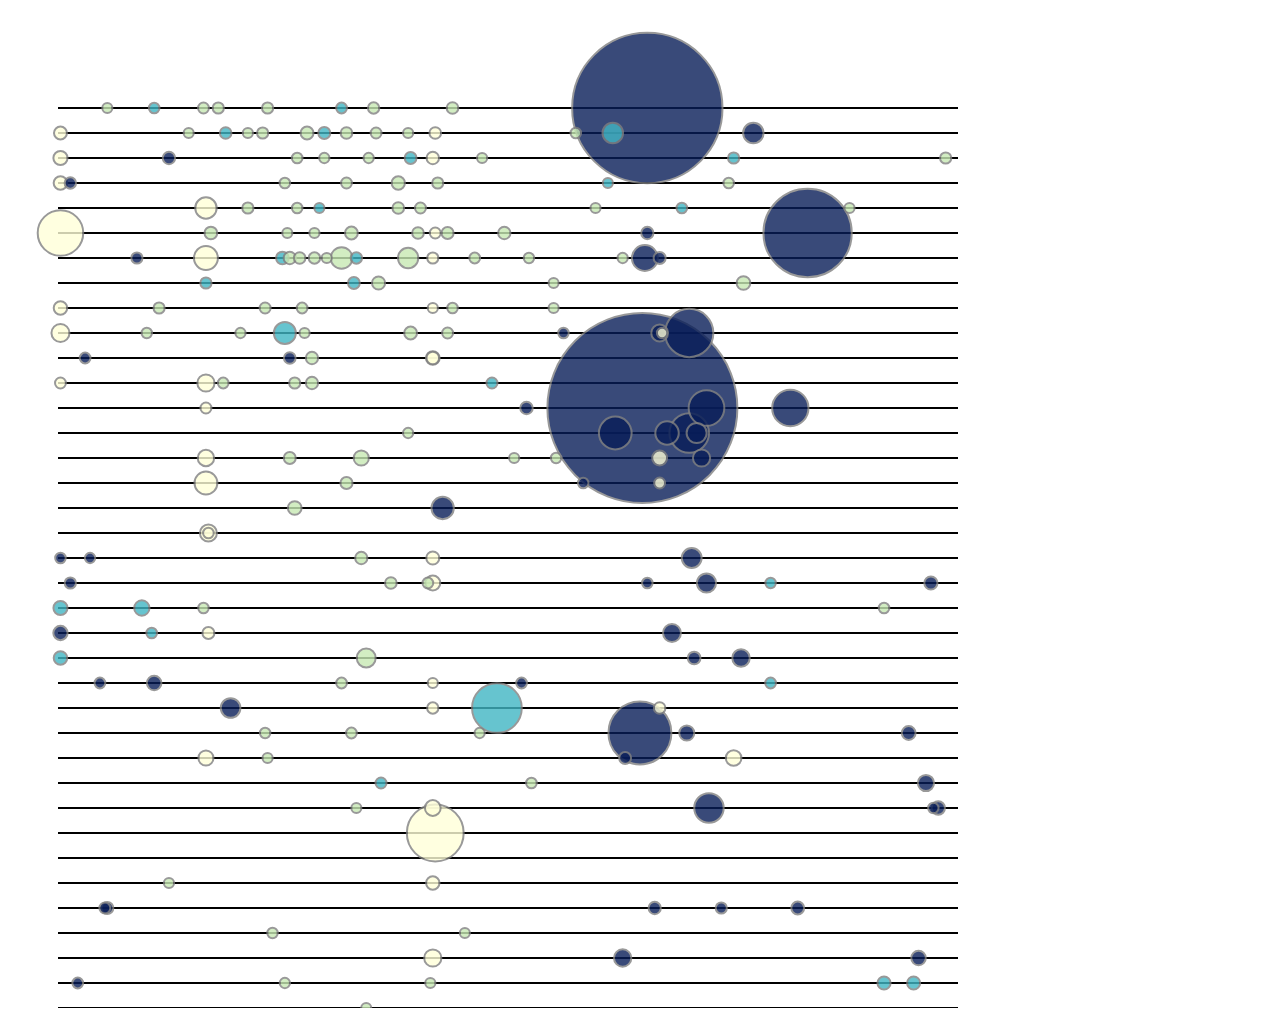
<file: Activity3/index.html>
<!DOCTYPE HTML>
<html lang="en">
<head>
    <meta charset="UTF-8">
    <title>Disasters</title>
    
    <!-- The following line references an external css file -->
    <!-- It defines style rules for your page, and elements in your page -->
    <!-- we aren't using one right now.... -->
    <!-- <link href="css/styles.css" rel="stylesheet"> --> 
</head>
<body>
<!--    <h1>Visualization of Natural Disasters, 2017 and 2016</h1>
    <p>Jillian Aurisano</p> -->

    <!-- <button onclick="myFunction()">Click me!!</button> -->
    <svg id="vis" width="1000" height="1000"> </svg>
    
    <!-- Load external JS files -->
    <script src="d3.v6.min.js"></script>

    <!-- This is where you will do most of the 'work' for your applications -->
    <script src="script.js"></script>
</body>
</html>
</file>
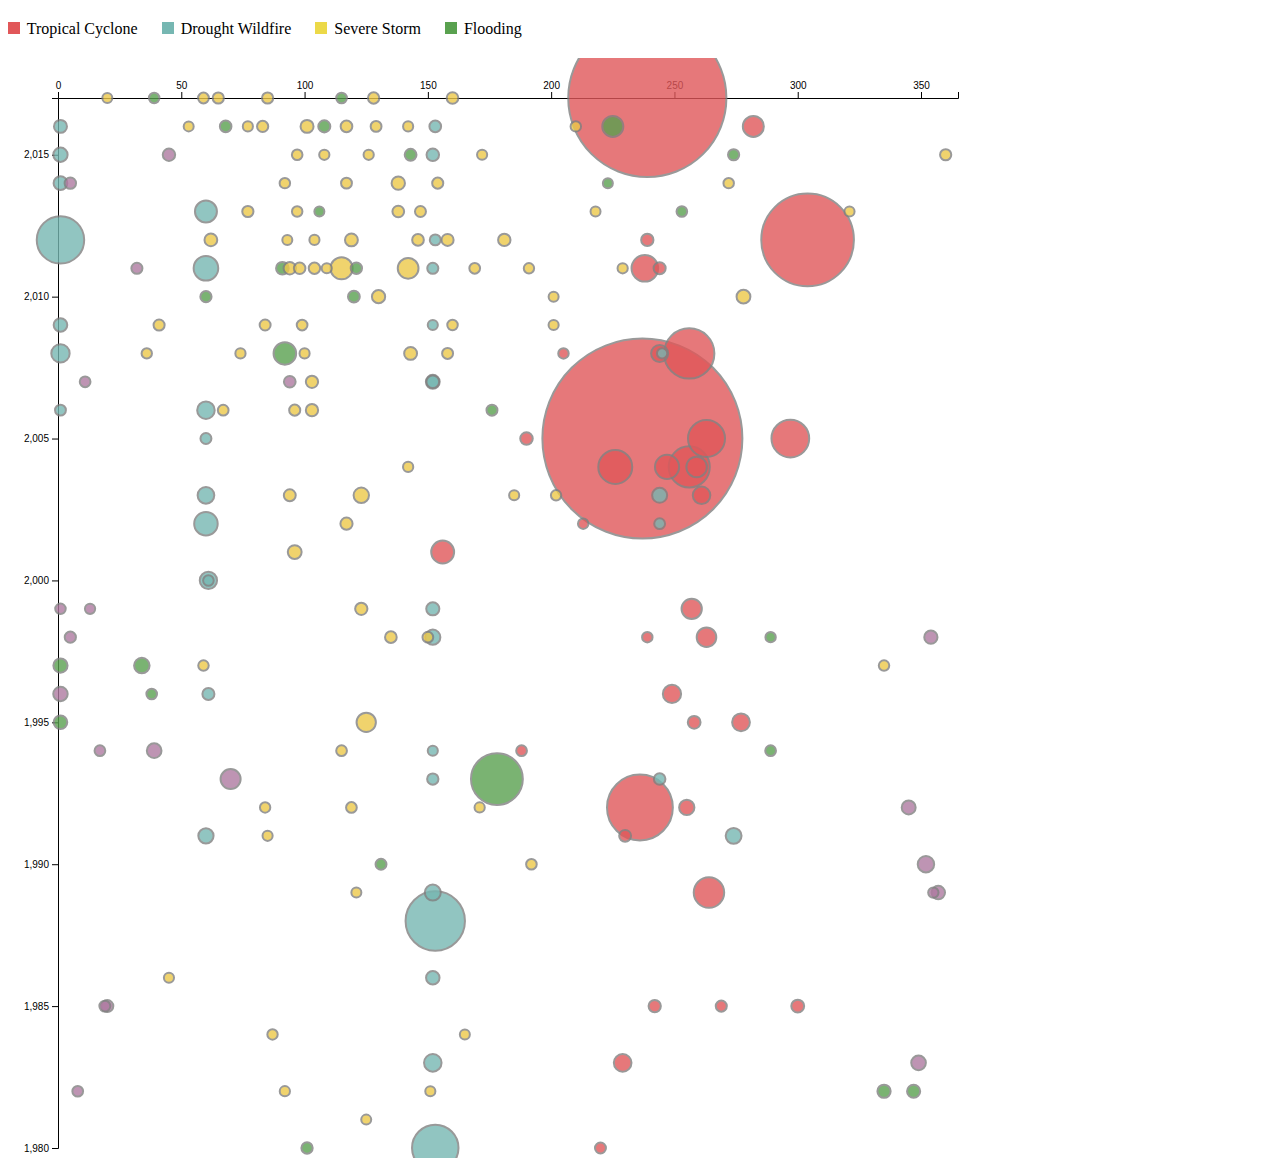
<file: Activity8/index.html>
<!DOCTYPE html>
<html>
<head>
    <title>D3 Project Starter Template</title>
    <meta charset="UTF-8">
    <link rel="icon" href="data:;base64,iVBORwOKGO=" />
    <link rel="stylesheet" href="css/style.css">
</head>
<body>    
    <!-- Add HTML content, SVG drawing area, ... -->

    <ul class="legend">
        <li class="legend-btn" category="tropical-cyclone"><span class="legend-symbol"></span> Tropical Cyclone</li>
        <li class="legend-btn" category="drought-wildfire"><span class="legend-symbol"></span> Drought Wildfire</li>
        <li class="legend-btn" category="severe-storm"><span class="legend-symbol"></span> Severe Storm</li>
        <li class="legend-btn" category="flooding"><span class="legend-symbol"></span> Flooding</li>
    </ul>

    <svg id="timeline"></svg>

    <div id="tooltip"></div>


 
    <!-- D3 bundle -->
    <script src="js/d3.v6.min.js"></script>

    <!-- Our JS code - INCLUDING the new files-->
    <script src="js/main.js"></script>
    <script src="js/timelineCircles.js"></script> 


</body>
</html>
</file>
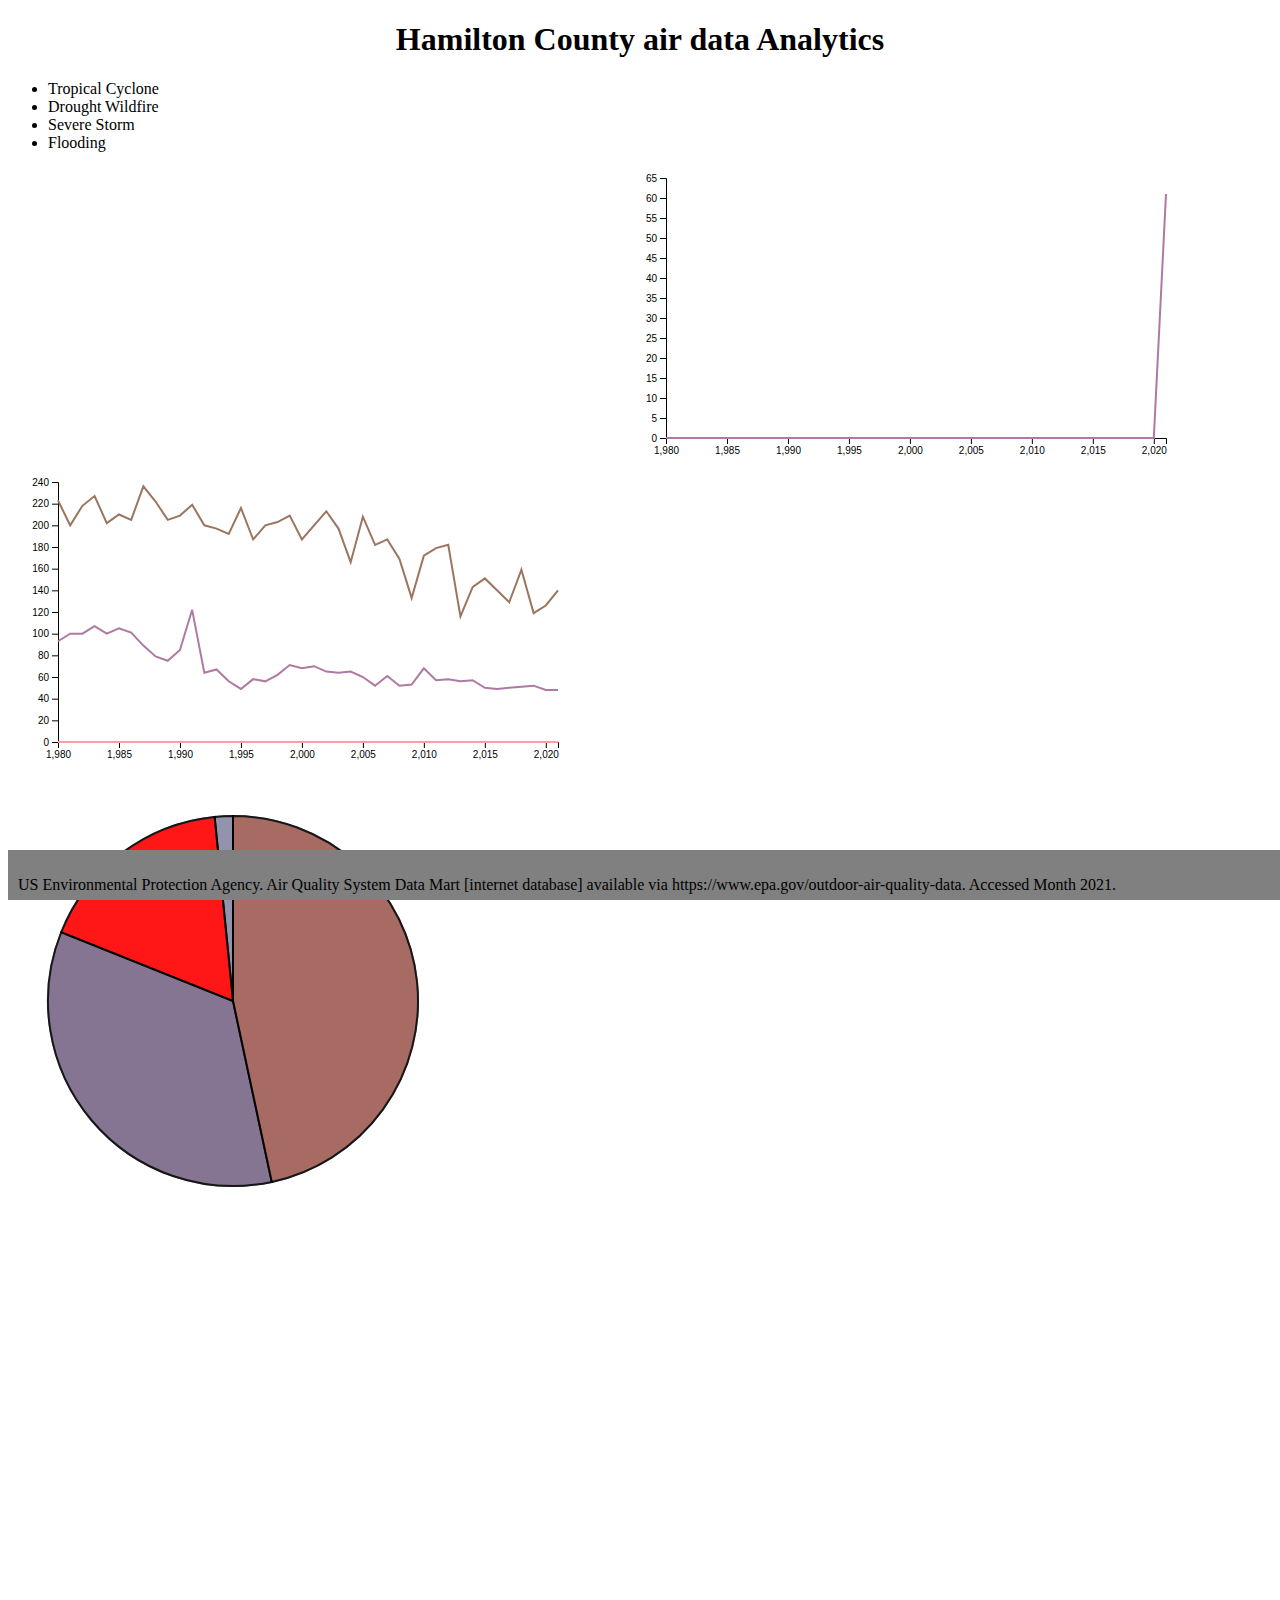
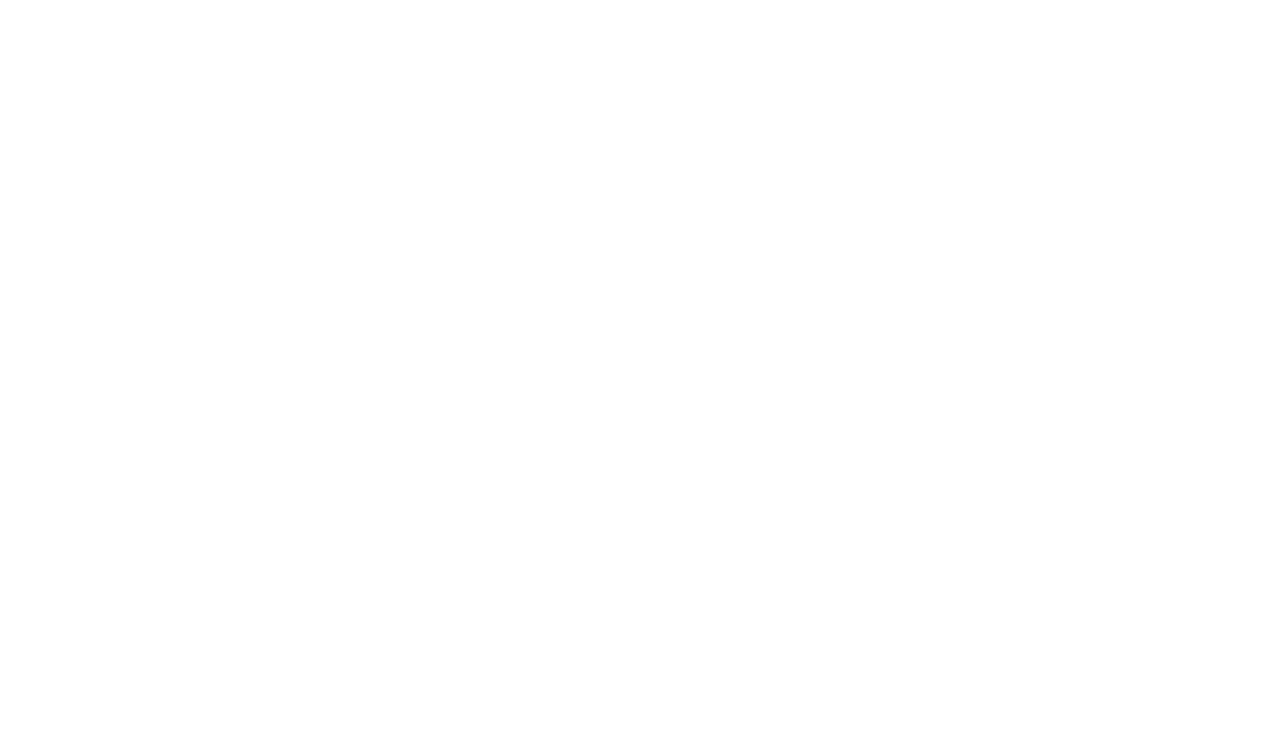
<file: Project/index.html>
<!DOCTYPE html>
<html>
<head>
    <title>D3 Project Starter Template</title>
    <meta charset="UTF-8">
    <link rel="icon" href="data:;base64,iVBORwOKGO=" />
    <link rel="stylesheet" href="css/style.css">
</head>
<body>    
    <!-- Add HTML content, SVG drawing area, ... -->
    <h1 class = "heading">Hamilton County air data Analytics</h1>

    <ul class="legend">
        <li class="legend-btn" category="tropical-cyclone"><span class="legend-symbol"></span> Tropical Cyclone</li>
        <li class="legend-btn" category="drought-wildfire"><span class="legend-symbol"></span> Drought Wildfire</li>
        <li class="legend-btn" category="severe-storm"><span class="legend-symbol"></span> Severe Storm</li>
        <li class="legend-btn" category="flooding"><span class="legend-symbol"></span> Flooding</li>
    </ul>
    <svg id="piechart"></svg>

    <svg id="stacked"></svg>
    <svg id="measurement"></svg>
    <svg id="line"></svg>




    
    <!-- <svg id="stacked2"></svg> -->


    <div class="footer">
        <p>US Environmental Protection Agency. Air Quality System Data Mart [internet database] available via https://www.epa.gov/outdoor-air-quality-data. Accessed Month 2021.</p>
    </div>

    <!-- D3 bundle -->
    <script src="js/d3.v6.min.js"></script>

    <!-- Our JS code - INCLUDING the new files-->
    <script src="js/main.js"></script>
    <script src="js/line.js"></script>  
    <script src="js/stackedBarChart.js"></script>
    <script src = "js/piechart.js">

    </script>


    <!-- Create a div where the graph will take place -->
    <!-- <script src="js/timelineCircles.js"></script>  -->

    <!-- Create a div where the graph will take place -->
    <div id="my_dataviz"></div>
    <script>

        // set the dimensions and margins of the graph
        const width = 450,
            height = 450,
            margin = 40;
        
        // The radius of the pieplot is half the width or half the height (smallest one). I subtract a bit of margin.
        const radius = Math.min(width, height) / 2 - margin;
        
        // append the svg object to the div called 'my_dataviz'
        const svg = d3.select("#my_dataviz")
          .append("svg")
            .attr("width", width)
            .attr("height", height)
          .append("g")
            .attr("transform", `translate(${width/2}, ${height/2})`);

        const svg2 = d3.select("#my_dataviz")
          .append("svg")
            .attr("width", width)
            .attr("height", height)
          .append("g")
            .attr("transform", `translate(${width/2}, ${height/2})`);
        
        // Create dummy data
        d3.csv('data/hamilton_ohio.csv')
	.then(data => {
		console.log('Data loading complete. Work with dataset.');

		let daysCOData = []

			let justThisYear = data.filter(d => d.Year == 2019); //only include the selected year
			let COdata = d3.sum(justThisYear, d => d.DaysCO);
			let NO2data = d3.sum(justThisYear, d => d.DaysNO2);
			let OzoneData = d3.sum(justThisYear, d => d.DaysOzone);
			let SO2Data = d3.sum(justThisYear, d => d.DaysSO2);
			let PM25Data = d3.sum(justThisYear, d => d.DaysPM25);
			let PM10Data = d3.sum(justThisYear, d => d.DaysPM10);


      var data = {CO: COdata/365, NO2: NO2data/365, Ozone:OzoneData/365, 
        SO2:SO2Data/365, PM25:PM25Data/365, PM10:0.21}


    const color = d3.scaleOrdinal()
          .range(["#98abc5", "#8a89a6", "#7b6888", "#6b486b", "#a05d56", "red"])
        
        // Compute the position of each group on the pie:
        const pie = d3.pie()
          .value(function(d) {return d[1]})
        const data_ready = pie(Object.entries(data))
        
        // Build the pie chart: Basically, each part of the pie is a path that we build using the arc function.
        svg
          .selectAll('whatever')
          .data(data_ready)
          .join('path')
          .attr('d', d3.arc()
            .innerRadius(0)
            .outerRadius(radius)
          )
          .attr('fill', function(d){ 
            let c = d.key;
            return(color(d.index)) 
          })
          .attr("stroke", "black")
          .style("stroke-width", "2px")
          .style("opacity", 0.7)

          svg
          .selectAll('whatever')
          .data(data_ready)
          .join('path')
          .attr('d', d3.arc()
            .innerRadius(0)
            .outerRadius(radius)
          )
          .attr('fill', function(d){ 
            let c = d.key;
            return(color(d.index)) 
          })
          .attr("stroke", "black")
          .style("stroke-width", "2px")
          .style("opacity", 0.7)

	
		})
	.catch(error => {
		console.error(error);
	});
        // const data = {a: 0.1, b: 0.2, c:0.6, d:0.05, e:0.06}
        
        // set the color scale
        
        </script>


    <!-- Create a div where the graph will take place -->
    <div id="my_dataviz"></div>
    <script>

        // set the dimensions and margins of the graph
        const width = 450,
            height = 450,
            margin = 40;
        
        // The radius of the pieplot is half the width or half the height (smallest one). I subtract a bit of margin.
        const radius = Math.min(width, height) / 2 - margin;
        
        // append the svg object to the div called 'my_dataviz'
        const svg = d3.select("#my_dataviz")
          .append("svg")
            .attr("width", width)
            .attr("height", height)
          .append("g")
            .attr("transform", `translate(${width/2}, ${height/2})`);

        const svg2 = d3.select("#my_dataviz")
          .append("svg")
            .attr("width", width)
            .attr("height", height)
          .append("g")
            .attr("transform", `translate(${width/2}, ${height/2})`);
        
        // Create dummy data
        d3.csv('data/hamilton_ohio.csv')
	.then(data => {
		console.log('Data loading complete. Work with dataset.');

		let daysCOData = []

			let justThisYear = data.filter(d => d.Year == 2019); //only include the selected year
			let COdata = d3.sum(justThisYear, d => d.DaysCO);
			let NO2data = d3.sum(justThisYear, d => d.DaysNO2);
			let OzoneData = d3.sum(justThisYear, d => d.DaysOzone);
			let SO2Data = d3.sum(justThisYear, d => d.DaysSO2);
			let PM25Data = d3.sum(justThisYear, d => d.DaysPM25);
			let PM10Data = d3.sum(justThisYear, d => d.DaysPM10);


      var data = {CO: COdata/365, NO2: NO2data/365, Ozone:OzoneData/365, 
        SO2:SO2Data/365, PM25:PM25Data/365, PM10:0.21}


    const color = d3.scaleOrdinal()
          .range(["#98abc5", "#8a89a6", "#7b6888", "#6b486b", "#a05d56", "red"])
        
        // Compute the position of each group on the pie:
        const pie = d3.pie()
          .value(function(d) {return d[1]})
        const data_ready = pie(Object.entries(data))
        
        // Build the pie chart: Basically, each part of the pie is a path that we build using the arc function.
        svg
          .selectAll('whatever')
          .data(data_ready)
          .join('path')
          .attr('d', d3.arc()
            .innerRadius(0)
            .outerRadius(radius)
          )
          .attr('fill', function(d){ 
            let c = d.key;
            return(color(d.index)) 
          })
          .attr("stroke", "black")
          .style("stroke-width", "2px")
          .style("opacity", 0.7)

          svg
          .selectAll('whatever')
          .data(data_ready)
          .join('path')
          .attr('d', d3.arc()
            .innerRadius(0)
            .outerRadius(radius)
          )
          .attr('fill', function(d){ 
            let c = d.key;
            return(color(d.index)) 
          })
          .attr("stroke", "black")
          .style("stroke-width", "2px")
          .style("opacity", 0.7)

	
		})
	.catch(error => {
		console.error(error);
	});
        // const data = {a: 0.1, b: 0.2, c:0.6, d:0.05, e:0.06}
        
        // set the color scale
        
        </script>

<!-- GoodDays,ModerateDays,UnhealthyforSensitiveGroupsDays,UnhealthyDays,VeryUnhealthyDays,HazardousDays -->

</body>
</html>
</file>
<file: Activity8/css/style.css>
/* Tooltip */
#tooltip {
  position: absolute;
  display: none;
  background: #fff;
  box-shadow: 3px 3px 3px 0px rgb(92 92 92 / 0.5);
  border: 1px solid #ddd;
  font-size: 12px;
  font-weight: 500;
  padding: 8px;
  min-width: 160px;
  color: #333;
}
.tooltip-title {
  color: #000;
  font-size: 14px;
  font-weight: 600;
}
#tooltip ul {
  margin: 5px 0 0 0;
  padding-left: 20px;
}

/* Legend */
.legend {
  margin: 20px 0;
  list-style: none;
  padding: 0;
}
.legend-btn {
  display: inline-block;
  margin: 0 20px 0 0;
  cursor: pointer;
  transition: all ease-in-out 200ms;
}
.legend-btn:hover.legend-btn.inactive:hover  {
  /*opacity: 1.0;*/
}
.legend-btn.inactive {
  opacity: 0.3;
}
.legend-symbol {
  width: 12px;
  height: 12px;
  margin-right: 3px;
  display: inline-block;
}
.legend-btn[category="tropical-cyclone"] .legend-symbol {
  background: #E15759;
}
.legend-btn[category="drought-wildfire"] .legend-symbol {
  background: #76B7B2;
}
.legend-btn[category="severe-storm"] .legend-symbol {
  background: #ECD948;
}
.legend-btn[category="flooding"] .legend-symbol {
  background: #59A14F;
}
</file>
<file: Project/css/style.css>
.heading {
    text-align: center;
}

.container {
    align-items: center;
}
.footer {
    position: fixed;
    padding: 10px 10px 0px 10px;
    bottom: 0;
    width: 100%;
            /* Height of the footer*/ 
    height: 40px;
    background: grey;
  }
</file>
